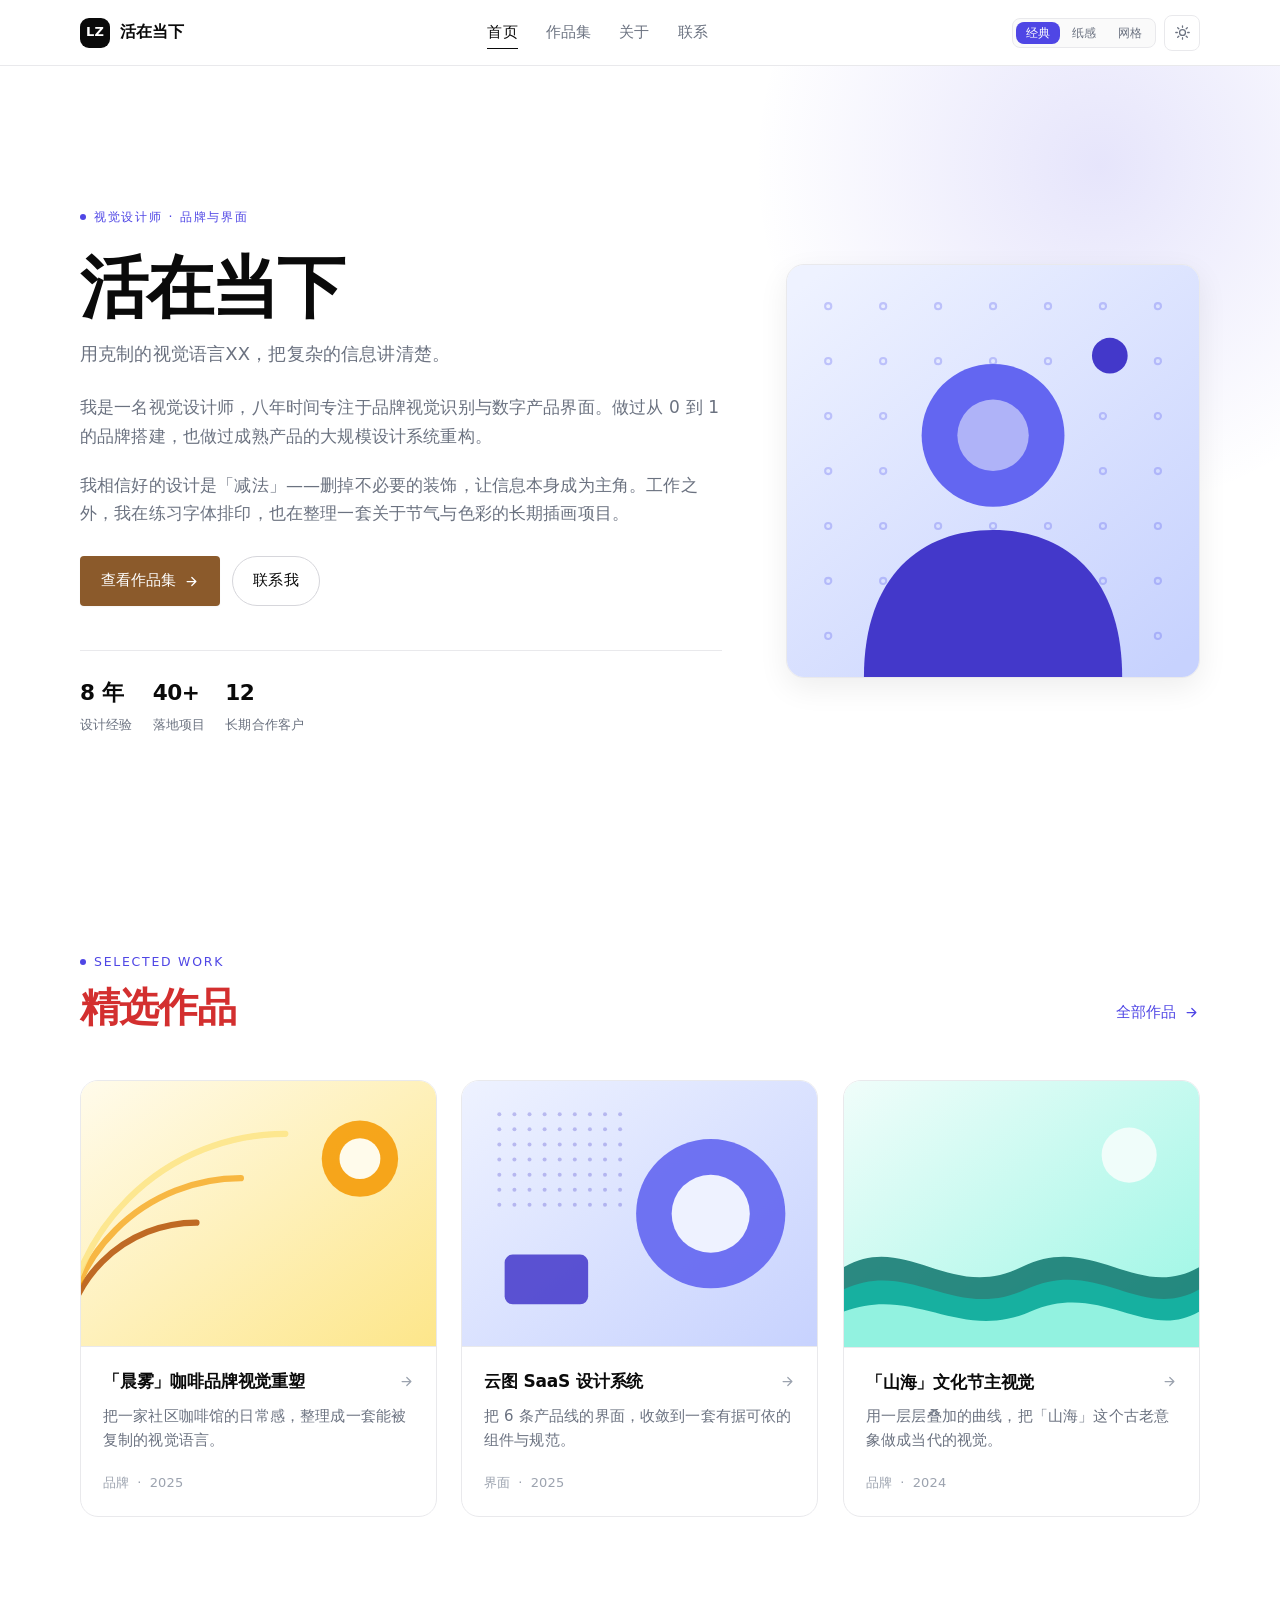
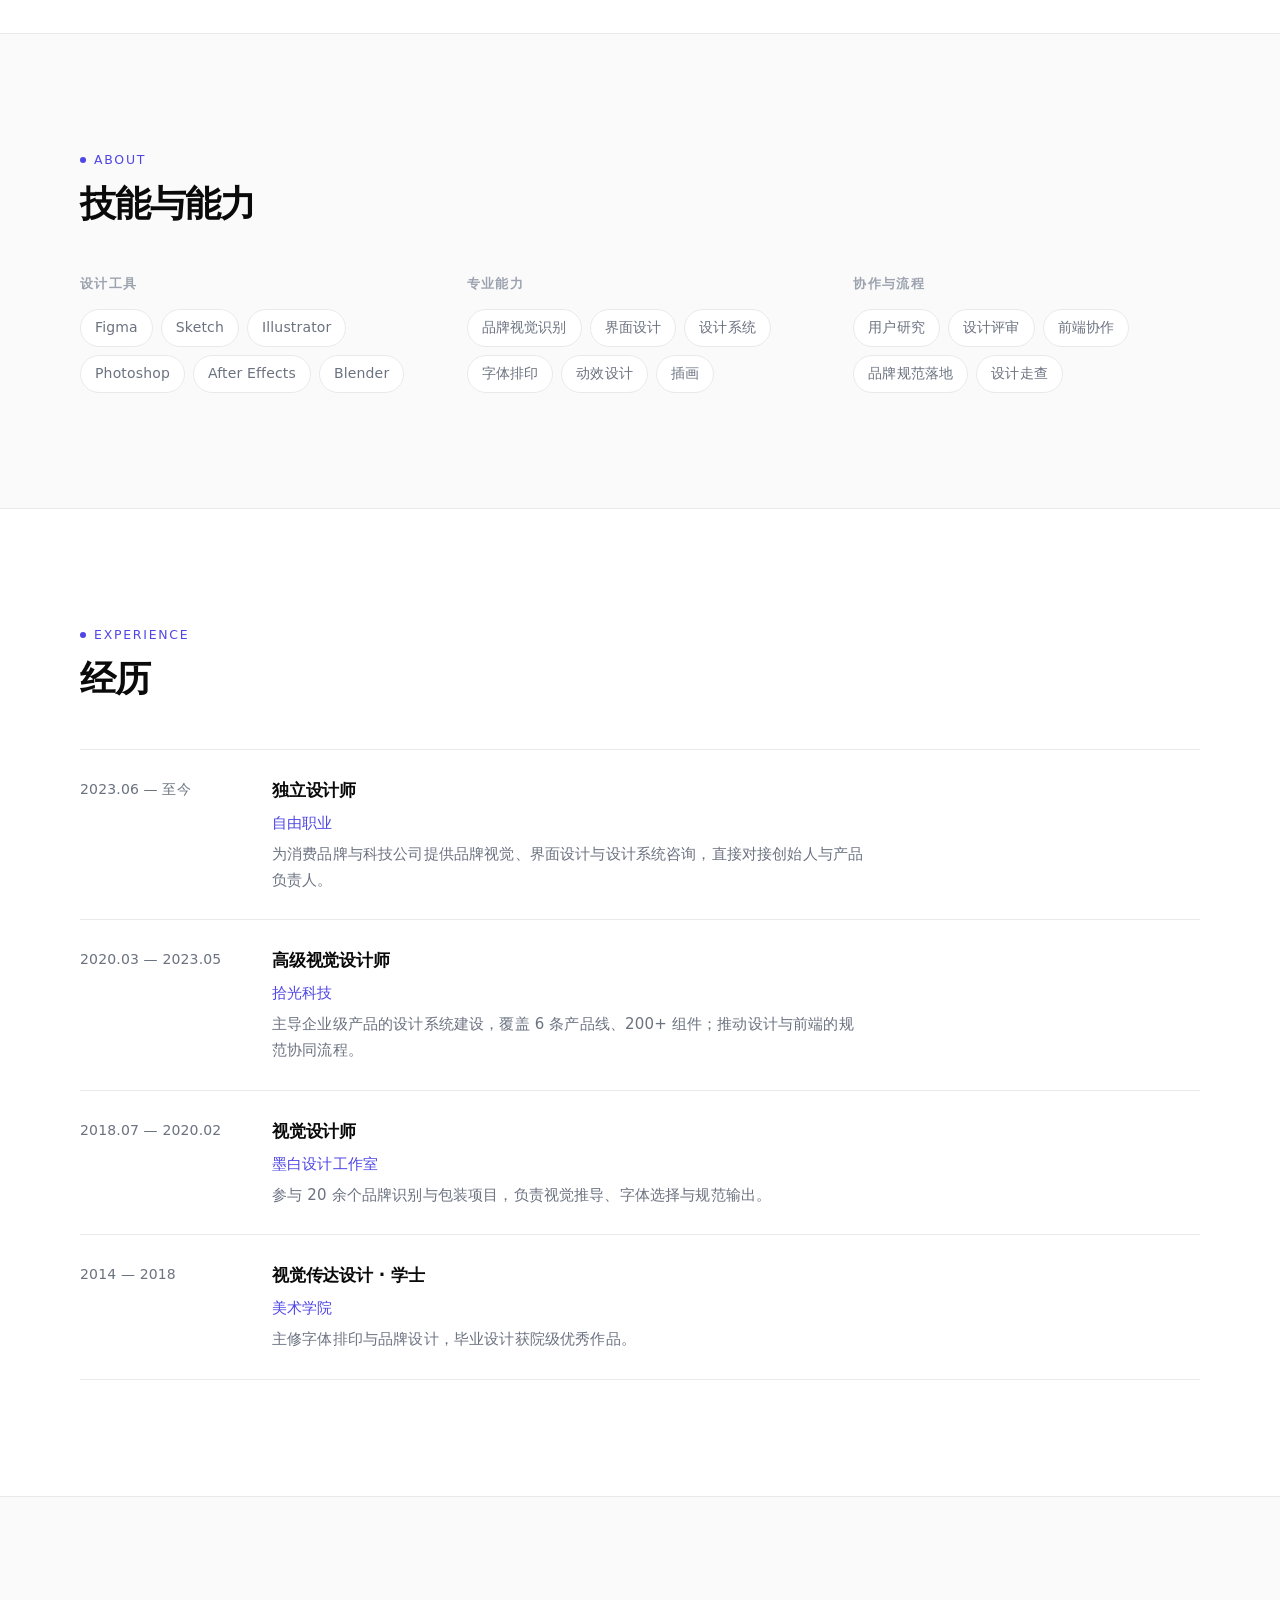
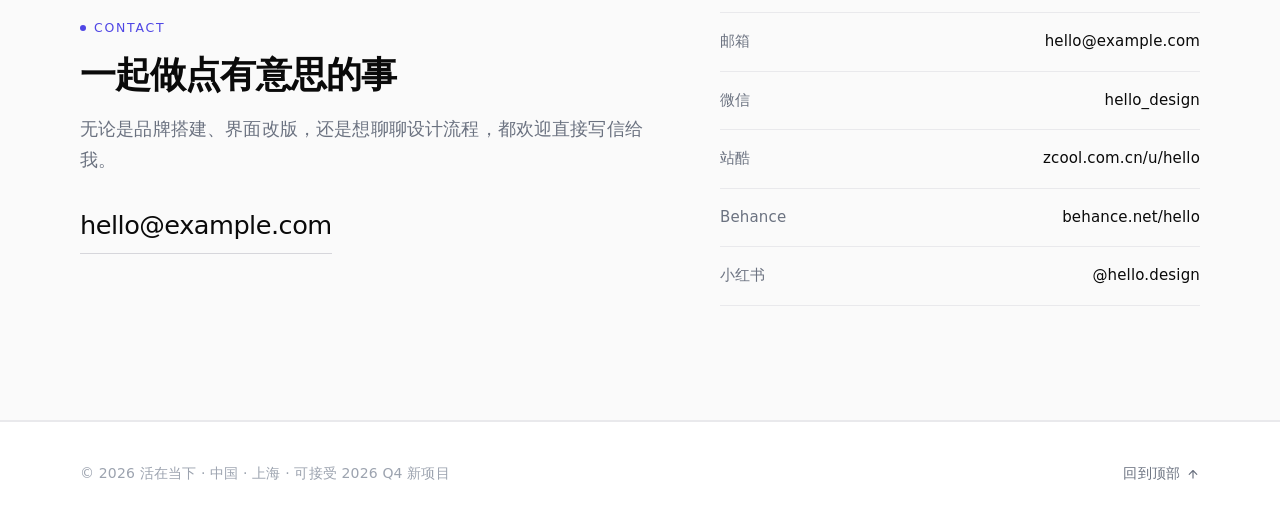
<file: index.html>
<!DOCTYPE html>
<html lang="zh-CN" data-page="home">
<head>
<meta charset="UTF-8">
<meta name="viewport" content="width=device-width, initial-scale=1">
<title>DZY — 视觉设计师 · 品牌与界面</title>
<meta name="description" content="林知远的个人作品集：八年视觉设计经验，专注品牌视觉识别与数字产品界面设计。">
<meta name="theme-color" content="#ffffff">
<script>
  /* 防首屏闪白：在样式加载前决定风格与主题 */
  (function () {
    var root = document.documentElement;
    try {
      var s = localStorage.getItem("style");
      if (s !== "paper" && s !== "grid") s = "classic";
      root.setAttribute("data-style", s);

      var t = localStorage.getItem("theme");
      if (t !== "light" && t !== "dark") {
        t = window.matchMedia("(prefers-color-scheme: dark)").matches ? "dark" : "light";
      }
      root.setAttribute("data-theme", t);
    } catch (e) {
      root.setAttribute("data-style", "classic");
      root.setAttribute("data-theme", "light");
    }
  })();
</script>
<link rel="stylesheet" href="css/style.css">
<script src="https://beacon.cdn.qq.com/sdk/4.5.9/beacon_web.min.js"></script>
<script>
(function(){
  try{
    var beacon=new BeaconAction({
      appkey:'0WEB06U85YBSLJNL',
      versionCode:'1.0.0',
      channelID:'share',
      delay:1000,
      sessionDuration:30*60*1000,
      isOversea:true,
      needReportRqdEvent:false
    });
    beacon.onDirectUserAction('preview_page_view',{
      'url':location.href,
      'referrer':document.referrer,
      'title':document.title,
      'sandbox_id':'9fe0d0391ddb462aa90e1ad911d8eac5'
    });
  }catch(e){}
})();
</script></head>
<body>

<a class="skip-link" href="#main">跳到主要内容</a>

<!-- ============================ 顶部导航 ============================ -->
<header class="site-header">
  <div class="container">
    <a class="brand" href="index.html" aria-label="返回首页">
      <span class="brand__mark" id="brand-initials">LZ</span>
      <span id="brand-name">林知远</span>
    </a>

    <nav class="nav" id="nav-desktop" aria-label="主导航"></nav>

    <div class="header__actions">

      <div class="style-switch" role="group" aria-label="切换网站风格">
        <button class="style-switch__btn" type="button" data-style-btn="classic" aria-pressed="true"
                title="当前风格">经典</button>
        <button class="style-switch__btn" type="button" data-style-btn="paper" aria-pressed="false"
                title="东方人文 · 纸感编辑风">纸感</button>
        <button class="style-switch__btn" type="button" data-style-btn="grid" aria-pressed="false"
                title="暗色先锋 · 网格技术风">网格</button>
      </div>

      <button class="icon-btn theme-toggle" id="theme-toggle" type="button"
              aria-label="切换深浅色主题" title="切换深浅色主题">
        <svg class="icon-sun" viewBox="0 0 24 24" fill="none" stroke="currentColor" stroke-width="1.8"
             stroke-linecap="round" aria-hidden="true">
          <circle cx="12" cy="12" r="4.2"/>
          <path d="M12 2.5v2.2M12 19.3v2.2M2.5 12h2.2M19.3 12h2.2M5.2 5.2l1.6 1.6M17.2 17.2l1.6 1.6M18.8 5.2l-1.6 1.6M6.8 17.2l-1.6 1.6"/>
        </svg>
        <svg class="icon-moon" viewBox="0 0 24 24" fill="none" stroke="currentColor" stroke-width="1.8"
             stroke-linecap="round" stroke-linejoin="round" aria-hidden="true">
          <path d="M20.5 14.4A8.6 8.6 0 1 1 9.6 3.5a7 7 0 0 0 10.9 10.9Z"/>
        </svg>
      </button>

      <button class="icon-btn menu-btn" id="menu-toggle" type="button"
              aria-label="打开菜单" aria-expanded="false" aria-controls="nav-mobile">
        <svg viewBox="0 0 24 24" fill="none" stroke="currentColor" stroke-width="1.8"
             stroke-linecap="round" aria-hidden="true">
          <path d="M4 7h16M4 12h16M4 17h16"/>
        </svg>
      </button>
    </div>
  </div>
</header>

<nav class="mobile-nav" id="nav-mobile" data-open="false" aria-label="移动端导航"></nav>

<main id="main">

  <!-- ============================ 首屏 ============================ -->
  <section class="hero">
    <div class="hero__glow" aria-hidden="true"></div>
    <div class="container">
      <div class="hero__grid">

        <div class="hero__text">
          <span class="eyebrow" id="hero-eyebrow">视觉设计师 · 品牌与界面</span>

          <div class="hero__name">
            <h1 class="display" id="hero-name">林知远</h1>
            <p class="lead" id="hero-tagline"></p>
          </div>

          <div id="hero-intro" class="prose"></div>

          <div class="hero__cta">
            <a class="btn btn--primary" href="work.html">
              查看作品集
              <svg class="arrow" viewBox="0 0 24 24" fill="none" stroke="currentColor" stroke-width="2"
                   stroke-linecap="round" stroke-linejoin="round" aria-hidden="true">
                <path d="M5 12h13M12.5 5.5 19 12l-6.5 6.5"/>
              </svg>
            </a>
            <a class="btn btn--ghost" href="#contact">联系我</a>
          </div>

          <div class="hero__meta" id="hero-stats"></div>
        </div>

        <div class="portrait" id="portrait"></div>

      </div>
    </div>
  </section>

  <!-- ============================ 精选作品 ============================ -->
  <section class="section" aria-labelledby="featured-title">
    <div class="container">
      <div class="section-head reveal">
        <div class="section-head__text">
          <span class="eyebrow">Selected Work</span>
          <h2 class="h2" id="featured-title">精选作品</h2>
        </div>
        <a class="btn btn--text" href="work.html">
          全部作品
          <svg class="arrow" viewBox="0 0 24 24" fill="none" stroke="currentColor" stroke-width="2"
               stroke-linecap="round" stroke-linejoin="round" aria-hidden="true">
            <path d="M5 12h13M12.5 5.5 19 12l-6.5 6.5"/>
          </svg>
        </a>
      </div>

      <div class="grid grid--3" id="featured"></div>
    </div>
  </section>

  <!-- ============================ 关于：技能 ============================ -->
  <section class="section section--subtle" id="about" aria-labelledby="about-title">
    <div class="container">
      <div class="section-head reveal">
        <div class="section-head__text">
          <span class="eyebrow">About</span>
          <h2 class="h2" id="about-title">技能与能力</h2>
        </div>
      </div>

      <div class="skills reveal" id="skills"></div>
    </div>
  </section>

  <!-- ============================ 经历 ============================ -->
  <section class="section" aria-labelledby="exp-title">
    <div class="container">
      <div class="section-head reveal">
        <div class="section-head__text">
          <span class="eyebrow">Experience</span>
          <h2 class="h2" id="exp-title">经历</h2>
        </div>
      </div>

      <div class="timeline" id="experience"></div>
    </div>
  </section>

  <!-- ============================ 联系 ============================ -->
  <section class="section section--subtle" id="contact" aria-labelledby="contact-title">
    <div class="container">
      <div class="contact">
        <div class="reveal">
          <span class="eyebrow">Contact</span>
          <h2 class="h2" style="margin: 14px 0 18px;">一起做点有意思的事</h2>
          <p class="lead" style="margin-bottom: 28px;">
            无论是品牌搭建、界面改版，还是想聊聊设计流程，都欢迎直接写信给我。
          </p>
          <a class="contact__mail" id="contact-mail" href="#"></a>
        </div>

        <div class="contact__list reveal" data-delay="1" id="contact-list"></div>
      </div>
    </div>
  </section>

</main>

<!-- ============================ 页脚 ============================ -->
<footer class="site-footer">
  <div class="container">
    <span id="footer-copy"></span>
    <a class="to-top" href="#main">
      回到顶部
      <svg viewBox="0 0 24 24" fill="none" stroke="currentColor" stroke-width="2"
           stroke-linecap="round" stroke-linejoin="round" aria-hidden="true">
        <path d="M12 19V6M5.5 12.5 12 6l6.5 6.5"/>
      </svg>
    </a>
  </div>
</footer>

<script src="js/data.js"></script>
<script src="js/main.js"></script>
</body>
</html>
</file>
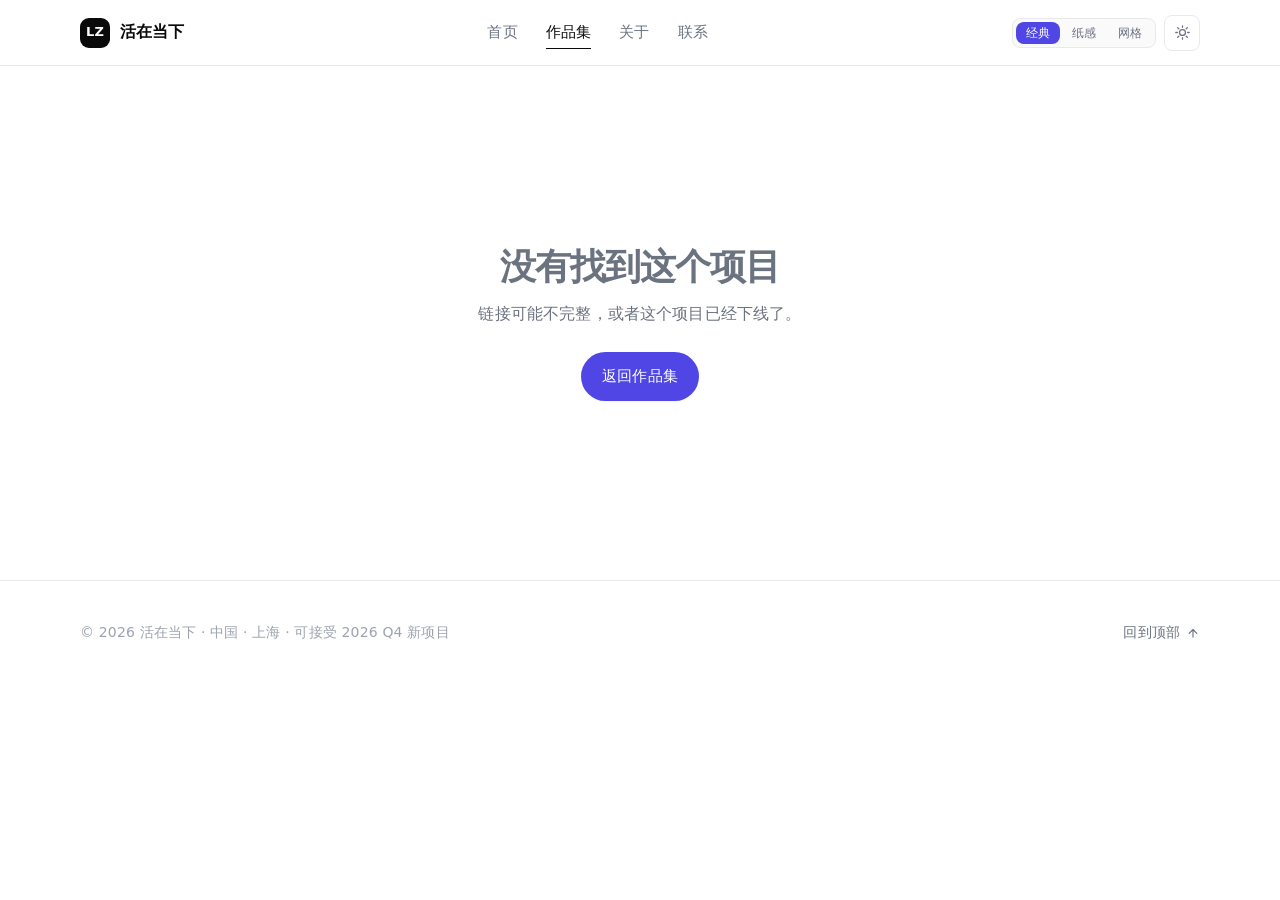
<file: project.html>
<!DOCTYPE html>
<html lang="zh-CN" data-page="project">
<head>
<meta charset="UTF-8">
<meta name="viewport" content="width=device-width, initial-scale=1">
<title>作品详情 — 林知远</title>
<meta name="description" content="项目详情：背景、过程与结果。">
<meta name="theme-color" content="#ffffff">
<script>
  /* 防首屏闪白：在样式加载前决定风格与主题 */
  (function () {
    var root = document.documentElement;
    try {
      var s = localStorage.getItem("style");
      if (s !== "paper" && s !== "grid") s = "classic";
      root.setAttribute("data-style", s);

      var t = localStorage.getItem("theme");
      if (t !== "light" && t !== "dark") {
        t = window.matchMedia("(prefers-color-scheme: dark)").matches ? "dark" : "light";
      }
      root.setAttribute("data-theme", t);
    } catch (e) {
      root.setAttribute("data-style", "classic");
      root.setAttribute("data-theme", "light");
    }
  })();
</script>
<link rel="stylesheet" href="css/style.css">
<script src="https://beacon.cdn.qq.com/sdk/4.5.9/beacon_web.min.js"></script>
<script>
(function(){
  try{
    var beacon=new BeaconAction({
      appkey:'0WEB06U85YBSLJNL',
      versionCode:'1.0.0',
      channelID:'share',
      delay:1000,
      sessionDuration:30*60*1000,
      isOversea:true,
      needReportRqdEvent:false
    });
    beacon.onDirectUserAction('preview_page_view',{
      'url':location.href,
      'referrer':document.referrer,
      'title':document.title,
      'sandbox_id':'9fe0d0391ddb462aa90e1ad911d8eac5'
    });
  }catch(e){}
})();
</script></head>
<body>

<a class="skip-link" href="#main">跳到主要内容</a>

<header class="site-header">
  <div class="container">
    <a class="brand" href="index.html" aria-label="返回首页">
      <span class="brand__mark" id="brand-initials">LZ</span>
      <span id="brand-name">林知远</span>
    </a>

    <nav class="nav" id="nav-desktop" aria-label="主导航"></nav>

    <div class="header__actions">

      <div class="style-switch" role="group" aria-label="切换网站风格">
        <button class="style-switch__btn" type="button" data-style-btn="classic" aria-pressed="true"
                title="当前风格">经典</button>
        <button class="style-switch__btn" type="button" data-style-btn="paper" aria-pressed="false"
                title="东方人文 · 纸感编辑风">纸感</button>
        <button class="style-switch__btn" type="button" data-style-btn="grid" aria-pressed="false"
                title="暗色先锋 · 网格技术风">网格</button>
      </div>

      <button class="icon-btn theme-toggle" id="theme-toggle" type="button"
              aria-label="切换深浅色主题" title="切换深浅色主题">
        <svg class="icon-sun" viewBox="0 0 24 24" fill="none" stroke="currentColor" stroke-width="1.8"
             stroke-linecap="round" aria-hidden="true">
          <circle cx="12" cy="12" r="4.2"/>
          <path d="M12 2.5v2.2M12 19.3v2.2M2.5 12h2.2M19.3 12h2.2M5.2 5.2l1.6 1.6M17.2 17.2l1.6 1.6M18.8 5.2l-1.6 1.6M6.8 17.2l-1.6 1.6"/>
        </svg>
        <svg class="icon-moon" viewBox="0 0 24 24" fill="none" stroke="currentColor" stroke-width="1.8"
             stroke-linecap="round" stroke-linejoin="round" aria-hidden="true">
          <path d="M20.5 14.4A8.6 8.6 0 1 1 9.6 3.5a7 7 0 0 0 10.9 10.9Z"/>
        </svg>
      </button>

      <button class="icon-btn menu-btn" id="menu-toggle" type="button"
              aria-label="打开菜单" aria-expanded="false" aria-controls="nav-mobile">
        <svg viewBox="0 0 24 24" fill="none" stroke="currentColor" stroke-width="1.8"
             stroke-linecap="round" aria-hidden="true">
          <path d="M4 7h16M4 12h16M4 17h16"/>
        </svg>
      </button>
    </div>
  </div>
</header>

<nav class="mobile-nav" id="nav-mobile" data-open="false" aria-label="移动端导航"></nav>

<main id="main">

  <!-- 未找到作品时的兜底 -->
  <section class="section" id="not-found" hidden>
    <div class="container">
      <div class="empty">
        <h1 class="h2" style="margin-bottom: 12px;">没有找到这个项目</h1>
        <p style="margin-bottom: 24px;">链接可能不完整，或者这个项目已经下线了。</p>
        <a class="btn btn--primary" href="work.html">返回作品集</a>
      </div>
    </div>
  </section>

  <!-- 详情内容 -->
  <div id="project-root" hidden>

    <section class="detail-head">
      <div class="container">
        <div class="detail-head__inner">
          <a class="back-link" href="work.html">
            <svg viewBox="0 0 24 24" fill="none" stroke="currentColor" stroke-width="2"
                 stroke-linecap="round" stroke-linejoin="round" aria-hidden="true">
              <path d="M19 12H6M11.5 5.5 5 12l6.5 6.5"/>
            </svg>
            返回作品集
          </a>
          <span class="eyebrow" id="p-category"></span>
          <h1 class="detail-title" id="p-title"></h1>
          <p class="lead" id="p-summary"></p>
        </div>
      </div>
    </section>

    <section class="section" style="padding-top: 0;">
      <div class="container">
        <div class="detail-cover" id="p-cover"></div>
      </div>
    </section>

    <section class="section section--tight">
      <div class="container detail-body">
        <aside class="spec" id="p-spec" aria-label="项目信息"></aside>
        <div>
          <div class="prose" id="p-body"></div>
          <div class="gallery" id="p-gallery"></div>
        </div>
      </div>
    </section>

    <section class="section section--tight">
      <div class="container">
        <div class="pager" id="p-pager"></div>
      </div>
    </section>

  </div>

</main>

<footer class="site-footer">
  <div class="container">
    <span id="footer-copy"></span>
    <a class="to-top" href="#main">
      回到顶部
      <svg viewBox="0 0 24 24" fill="none" stroke="currentColor" stroke-width="2"
           stroke-linecap="round" stroke-linejoin="round" aria-hidden="true">
        <path d="M12 19V6M5.5 12.5 12 6l6.5 6.5"/>
      </svg>
    </a>
  </div>
</footer>

<script src="js/data.js"></script>
<script src="js/main.js"></script>
<script src="js/project.js"></script>
</body>
</html>
</file>
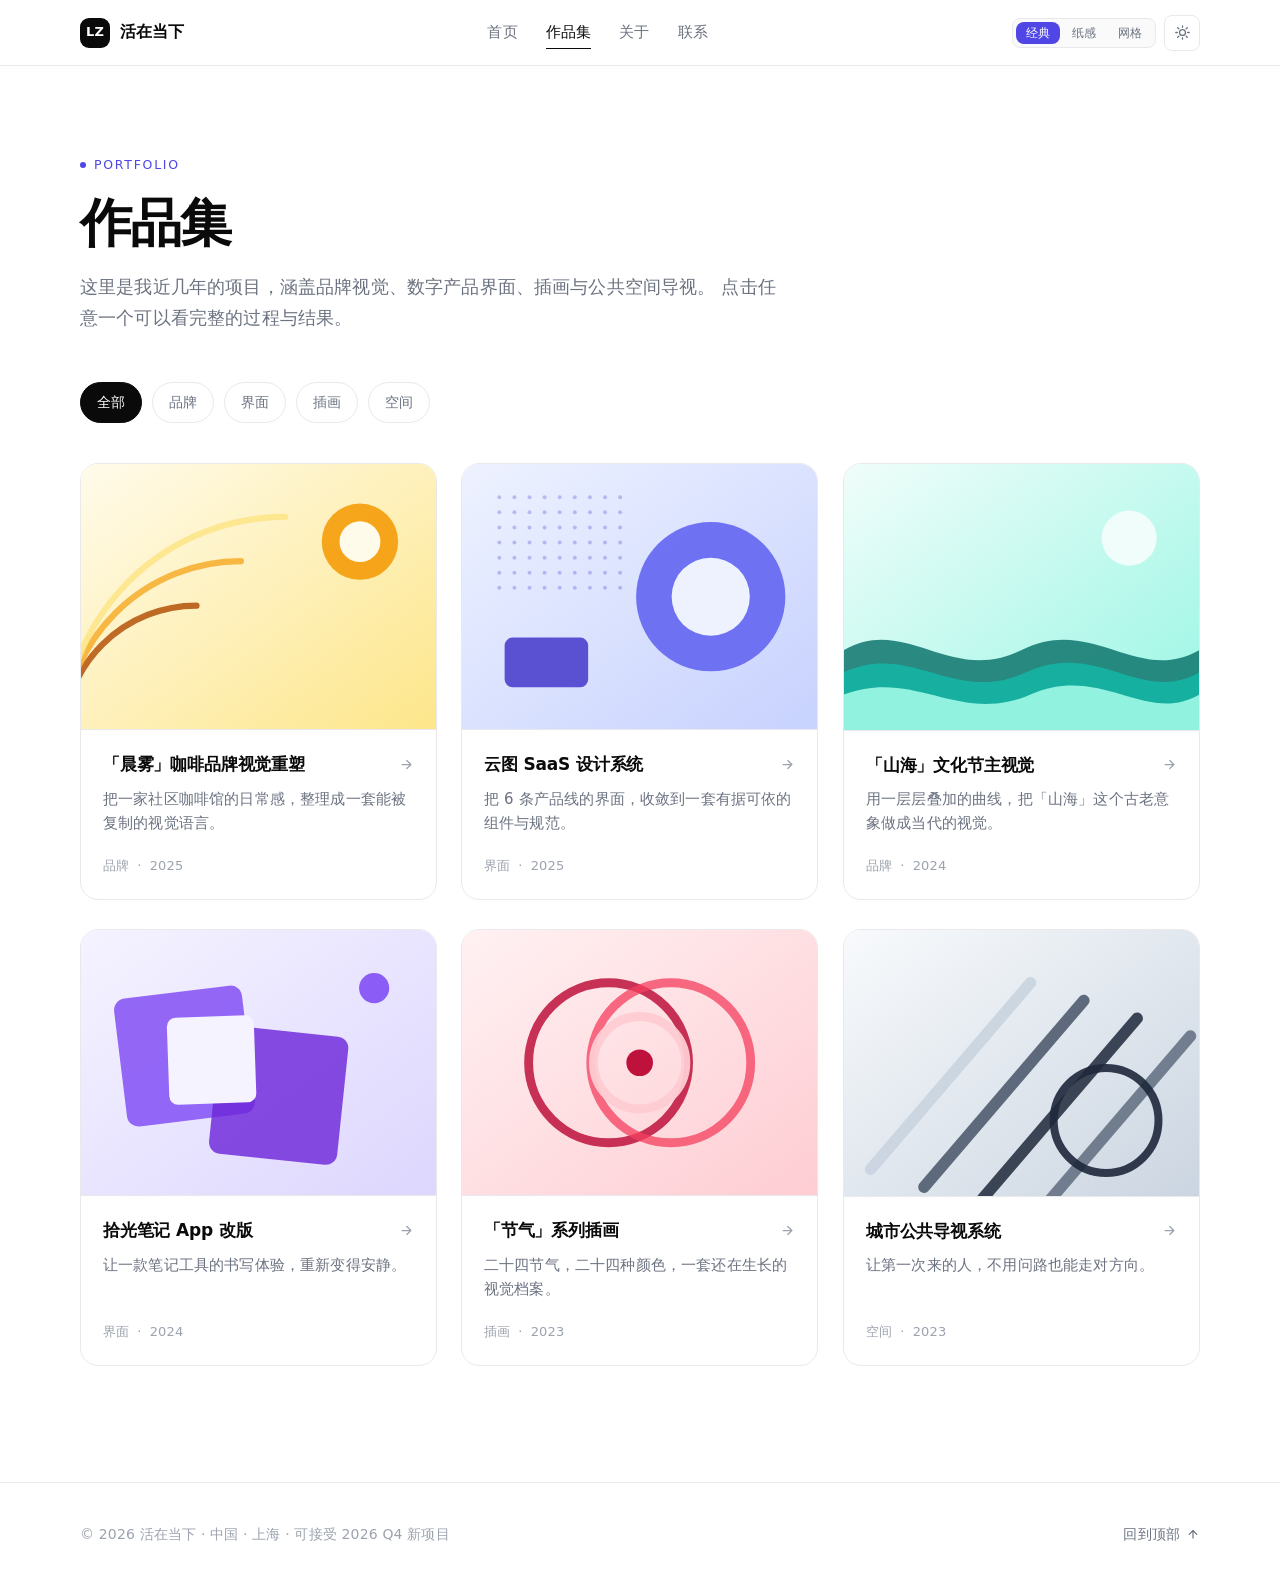
<file: work.html>
<!DOCTYPE html>
<html lang="zh-CN" data-page="work">
<head>
<meta charset="UTF-8">
<meta name="viewport" content="width=device-width, initial-scale=1">
<title>作品集 — 林知远</title>
<meta name="description" content="林知远的作品集：品牌视觉、界面设计、插画与空间导视项目。">
<meta name="theme-color" content="#ffffff">
<script>
  /* 防首屏闪白：在样式加载前决定风格与主题 */
  (function () {
    var root = document.documentElement;
    try {
      var s = localStorage.getItem("style");
      if (s !== "paper" && s !== "grid") s = "classic";
      root.setAttribute("data-style", s);

      var t = localStorage.getItem("theme");
      if (t !== "light" && t !== "dark") {
        t = window.matchMedia("(prefers-color-scheme: dark)").matches ? "dark" : "light";
      }
      root.setAttribute("data-theme", t);
    } catch (e) {
      root.setAttribute("data-style", "classic");
      root.setAttribute("data-theme", "light");
    }
  })();
</script>
<link rel="stylesheet" href="css/style.css">
<script src="https://beacon.cdn.qq.com/sdk/4.5.9/beacon_web.min.js"></script>
<script>
(function(){
  try{
    var beacon=new BeaconAction({
      appkey:'0WEB06U85YBSLJNL',
      versionCode:'1.0.0',
      channelID:'share',
      delay:1000,
      sessionDuration:30*60*1000,
      isOversea:true,
      needReportRqdEvent:false
    });
    beacon.onDirectUserAction('preview_page_view',{
      'url':location.href,
      'referrer':document.referrer,
      'title':document.title,
      'sandbox_id':'9fe0d0391ddb462aa90e1ad911d8eac5'
    });
  }catch(e){}
})();
</script></head>
<body>

<a class="skip-link" href="#main">跳到主要内容</a>

<header class="site-header">
  <div class="container">
    <a class="brand" href="index.html" aria-label="返回首页">
      <span class="brand__mark" id="brand-initials">LZ</span>
      <span id="brand-name">林知远</span>
    </a>

    <nav class="nav" id="nav-desktop" aria-label="主导航"></nav>

    <div class="header__actions">

      <div class="style-switch" role="group" aria-label="切换网站风格">
        <button class="style-switch__btn" type="button" data-style-btn="classic" aria-pressed="true"
                title="当前风格">经典</button>
        <button class="style-switch__btn" type="button" data-style-btn="paper" aria-pressed="false"
                title="东方人文 · 纸感编辑风">纸感</button>
        <button class="style-switch__btn" type="button" data-style-btn="grid" aria-pressed="false"
                title="暗色先锋 · 网格技术风">网格</button>
      </div>

      <button class="icon-btn theme-toggle" id="theme-toggle" type="button"
              aria-label="切换深浅色主题" title="切换深浅色主题">
        <svg class="icon-sun" viewBox="0 0 24 24" fill="none" stroke="currentColor" stroke-width="1.8"
             stroke-linecap="round" aria-hidden="true">
          <circle cx="12" cy="12" r="4.2"/>
          <path d="M12 2.5v2.2M12 19.3v2.2M2.5 12h2.2M19.3 12h2.2M5.2 5.2l1.6 1.6M17.2 17.2l1.6 1.6M18.8 5.2l-1.6 1.6M6.8 17.2l-1.6 1.6"/>
        </svg>
        <svg class="icon-moon" viewBox="0 0 24 24" fill="none" stroke="currentColor" stroke-width="1.8"
             stroke-linecap="round" stroke-linejoin="round" aria-hidden="true">
          <path d="M20.5 14.4A8.6 8.6 0 1 1 9.6 3.5a7 7 0 0 0 10.9 10.9Z"/>
        </svg>
      </button>

      <button class="icon-btn menu-btn" id="menu-toggle" type="button"
              aria-label="打开菜单" aria-expanded="false" aria-controls="nav-mobile">
        <svg viewBox="0 0 24 24" fill="none" stroke="currentColor" stroke-width="1.8"
             stroke-linecap="round" aria-hidden="true">
          <path d="M4 7h16M4 12h16M4 17h16"/>
        </svg>
      </button>
    </div>
  </div>
</header>

<nav class="mobile-nav" id="nav-mobile" data-open="false" aria-label="移动端导航"></nav>

<main id="main">

  <section class="detail-head">
    <div class="container">
      <div class="detail-head__inner">
        <span class="eyebrow">Portfolio</span>
        <h1 class="detail-title">作品集</h1>
        <p class="lead">
          这里是我近几年的项目，涵盖品牌视觉、数字产品界面、插画与公共空间导视。
          点击任意一个可以看完整的过程与结果。
        </p>
      </div>
    </div>
  </section>

  <section class="section" style="padding-top: 0;">
    <div class="container">
      <div class="filters" id="filters" role="group" aria-label="按分类筛选作品"></div>
      <div class="work-grid" id="work-grid"></div>
      <p class="empty" id="work-empty" hidden>该分类下暂时还没有作品。</p>
    </div>
  </section>

</main>

<footer class="site-footer">
  <div class="container">
    <span id="footer-copy"></span>
    <a class="to-top" href="#main">
      回到顶部
      <svg viewBox="0 0 24 24" fill="none" stroke="currentColor" stroke-width="2"
           stroke-linecap="round" stroke-linejoin="round" aria-hidden="true">
        <path d="M12 19V6M5.5 12.5 12 6l6.5 6.5"/>
      </svg>
    </a>
  </div>
</footer>

<script src="js/data.js"></script>
<script src="js/main.js"></script>
</body>
</html>
</file>
<file: css/style.css>
/* ==========================================================================
   style.css — 极简现代个人站
   1) 设计令牌  2) 基础重置  3) 排版  4) 布局  5) 组件  6) 页面区块  7) 响应式
   ========================================================================== */

/* --------------------------------------------------------------------------
   1. 设计令牌
   -------------------------------------------------------------------------- */
:root {
  /* 颜色 — 浅色 */
  --bg: #ffffff;
  --bg-subtle: #fafafa;
  --bg-elev: #ffffff;
  --fg: #0a0a0a;
  --fg-muted: #6b7280;
  --fg-faint: #9ca3af;
  --line: #e9e9ec;
  --line-strong: #d6d6db;
  --accent: #4f46e5;
  --accent-hover: #4338ca;
  --accent-soft: rgba(79, 70, 229, 0.08);
  --accent-fg: #ffffff;
  --header-bg: rgba(255, 255, 255, 0.78);
  --shadow-sm: 0 1px 2px rgba(10, 10, 10, 0.04);
  --shadow-md: 0 10px 30px rgba(10, 10, 10, 0.07);
  --shadow-lg: 0 24px 60px rgba(10, 10, 10, 0.12);
  --glow: radial-gradient(circle at 50% 50%, rgba(79, 70, 229, 0.14), transparent 68%);

  /* 尺寸 */
  --container: 1120px;
  --gutter: 24px;
  --header-h: 66px;
  --radius-sm: 8px;
  --radius: 12px;
  --radius-lg: 18px;
  --radius-full: 999px;

  /* 字体 */
  --font-sans: system-ui, -apple-system, "Inter", "Segoe UI", "PingFang SC",
    "Hiragino Sans GB", "Microsoft YaHei", "Noto Sans SC", sans-serif;
  --font-mono: ui-monospace, SFMono-Regular, "SF Mono", Menlo, Consolas, monospace;
  --font-display: var(--font-sans);
  --font-title: KaiTi, "楷体", STKaiti, "Kaiti SC", "KaiTi_GB2312", serif;

  /* 强调元素（精选标题 / 首屏主按钮）— 随风格切换 */
  --title-accent: #d32f2f;
  --cta-bg: #8b5a2b;
  --cta-bg-hover: #734a23;
  --cta-fg: #ffffff;
  --cta-radius: 4px;

  /* 封面调色板（经典风格不覆盖，data.js 里走 fallback 原色） */

  /* 动效 */
  --ease: cubic-bezier(0.22, 0.68, 0.24, 1);
  --dur: 0.28s;

  color-scheme: light;
}

[data-theme="dark"] {
  --bg: #0b0b0c;
  --bg-subtle: #101012;
  --bg-elev: #151517;
  --fg: #f4f4f5;
  --fg-muted: #a1a1aa;
  --fg-faint: #71717a;
  --line: #26262a;
  --line-strong: #3a3a40;
  --accent: #818cf8;
  --accent-hover: #a5b4fc;
  --accent-soft: rgba(129, 140, 248, 0.13);
  --accent-fg: #0b0b0c;
  --header-bg: rgba(11, 11, 12, 0.74);
  --shadow-sm: 0 1px 2px rgba(0, 0, 0, 0.5);
  --shadow-md: 0 10px 30px rgba(0, 0, 0, 0.5);
  --shadow-lg: 0 24px 60px rgba(0, 0, 0, 0.62);
  --glow: radial-gradient(circle at 50% 50%, rgba(129, 140, 248, 0.16), transparent 68%);
  --title-accent: #ef5350;

  color-scheme: dark;
}

/* --------------------------------------------------------------------------
   1b. 风格 B —— 东方人文 · 纸感编辑风
   -------------------------------------------------------------------------- */
:root[data-style="paper"] {
  --bg: #f7f4ed;
  --bg-subtle: #efeae0;
  --bg-elev: #fbf9f4;
  --fg: #1c1a17;
  --fg-muted: #6b6157;
  --fg-faint: #9a9084;
  --line: #dcd4c6;
  --line-strong: #c6bba8;
  --accent: #a8322d;
  --accent-hover: #8e2823;
  --accent-soft: rgba(168, 50, 45, 0.08);
  --accent-fg: #f7f4ed;
  --header-bg: rgba(247, 244, 237, 0.85);
  --shadow-sm: none;
  --shadow-md: none;
  --shadow-lg: none;
  --glow: radial-gradient(circle at 50% 50%, rgba(168, 50, 45, 0.06), transparent 68%);

  --radius-sm: 0px;
  --radius: 0px;
  --radius-lg: 0px;
  --radius-full: 0px;

  --font-display: "Songti SC", "SimSun", "Noto Serif SC", "Source Han Serif SC", serif;
  --font-title: KaiTi, "楷体", STKaiti, "Kaiti SC", "KaiTi_GB2312", serif;

  --title-accent: #a8322d;
  --cta-bg: #a8322d;
  --cta-bg-hover: #8e2823;
  --cta-fg: #f7f4ed;
  --cta-radius: 0px;

  /* 封面调色板 —— 低饱和暖色，与纸感底子同一调性 */
  --cv-indigo-deep: #3a4358; --cv-indigo-mid: #66708a;
  --cv-indigo-soft: #c3c6cf; --cv-indigo-tint: #eae7df;
  --cv-amber-deep: #6f4a1a; --cv-amber-mid: #a9762f;
  --cv-amber-soft: #e0c79b; --cv-amber-tint: #f3ecdd;
  --cv-teal-deep: #2c4f47; --cv-teal-mid: #4f7d72;
  --cv-teal-soft: #b6c9c1; --cv-teal-tint: #e4eae4;
  --cv-rose-deep: #6b3634; --cv-rose-mid: #9c5a58;
  --cv-rose-soft: #d9b6b1; --cv-rose-tint: #f2e6e3;
  --cv-violet-deep: #4a3a4c; --cv-violet-mid: #775f78;
  --cv-violet-soft: #c9bcc4; --cv-violet-tint: #ece7e6;
  --cv-slate-deep: #3d3a34; --cv-slate-mid: #6d675d;
  --cv-slate-soft: #c4bfb5; --cv-slate-tint: #e9e6df;

  --dur: 0.6s;

  color-scheme: light;
}

/* --------------------------------------------------------------------------
   1c. 风格 C —— 暗色先锋 · 网格技术风
   -------------------------------------------------------------------------- */
:root[data-style="grid"] {
  --bg: #0a0a0b;
  --bg-subtle: #101014;
  --bg-elev: #121216;
  --fg: #f2f2f5;
  --fg-muted: #8a8a96;
  --fg-faint: #63636e;
  --line: #23232b;
  --line-strong: #33333d;
  --accent: #4ade80;
  --accent-hover: #38c46a;
  --accent-soft: rgba(74, 222, 128, 0.12);
  --accent-fg: #0a0a0b;
  --header-bg: rgba(10, 10, 11, 0.78);
  --shadow-sm: none;
  --shadow-md: none;
  --shadow-lg: none;
  --glow: radial-gradient(circle at 50% 50%, rgba(74, 222, 128, 0.15), transparent 68%);

  --radius-sm: 6px;
  --radius: 6px;
  --radius-lg: 8px;
  --radius-full: 6px;

  --font-display: var(--font-sans);
  --font-title: var(--font-sans);

  --title-accent: #4ade80;
  --cta-bg: #4ade80;
  --cta-bg-hover: #38c46a;
  --cta-fg: #0a0a0b;
  --cta-radius: 6px;

  /* 封面调色板 —— 暗底 + 高亮几何，配近黑背景 */
  --cv-indigo-deep: #a5b4fc; --cv-indigo-mid: #6366f1;
  --cv-indigo-soft: #23233a; --cv-indigo-tint: #14141f;
  --cv-amber-deep: #fbbf24; --cv-amber-mid: #d97706;
  --cv-amber-soft: #2e2718; --cv-amber-tint: #1a1610;
  --cv-teal-deep: #5eead4; --cv-teal-mid: #14b8a6;
  --cv-teal-soft: #1c2e2a; --cv-teal-tint: #0f1a18;
  --cv-rose-deep: #fda4af; --cv-rose-mid: #f43f5e;
  --cv-rose-soft: #33191f; --cv-rose-tint: #1c1114;
  --cv-violet-deep: #c4b5fd; --cv-violet-mid: #8b5cf6;
  --cv-violet-soft: #291f38; --cv-violet-tint: #17131f;
  --cv-slate-deep: #94a3b8; --cv-slate-mid: #64748b;
  --cv-slate-soft: #22262e; --cv-slate-tint: #12141a;

  --dur: 0.2s;

  color-scheme: dark;
}

/* --------------------------------------------------------------------------
   2. 基础重置
   -------------------------------------------------------------------------- */
*,
*::before,
*::after {
  box-sizing: border-box;
}

html {
  -webkit-text-size-adjust: 100%;
  scroll-behavior: smooth;
  scroll-padding-top: calc(var(--header-h) + 16px);
}

body {
  margin: 0;
  background: var(--bg);
  color: var(--fg);
  font-family: var(--font-sans);
  font-size: 16px;
  line-height: 1.7;
  letter-spacing: 0.01em;
  -webkit-font-smoothing: antialiased;
  -moz-osx-font-smoothing: grayscale;
  transition: background-color var(--dur) var(--ease), color var(--dur) var(--ease);
}

img,
svg {
  display: block;
  max-width: 100%;
}

a {
  color: inherit;
  text-decoration: none;
}

button {
  font: inherit;
  color: inherit;
  background: none;
  border: 0;
  cursor: pointer;
}

ul,
ol {
  margin: 0;
  padding: 0;
  list-style: none;
}

h1,
h2,
h3,
h4,
p {
  margin: 0;
}

:focus-visible {
  outline: 2px solid var(--accent);
  outline-offset: 3px;
  border-radius: 4px;
}

::selection {
  background: var(--accent-soft);
  color: var(--fg);
}

/* 跳到主内容 */
.skip-link {
  position: absolute;
  left: 16px;
  top: -60px;
  z-index: 100;
  padding: 10px 16px;
  background: var(--fg);
  color: var(--bg);
  border-radius: var(--radius-sm);
  font-size: 0.875rem;
  transition: top 0.2s var(--ease);
}
.skip-link:focus {
  top: 16px;
}

/* --------------------------------------------------------------------------
   3. 排版
   -------------------------------------------------------------------------- */
.display {
  font-family: var(--font-display);
  font-size: clamp(2.4rem, 6.2vw, 4.25rem);
  line-height: 1.08;
  letter-spacing: -0.035em;
  font-weight: 600;
}

.h2 {
  font-family: var(--font-display);
  font-size: clamp(1.6rem, 3.4vw, 2.25rem);
  line-height: 1.2;
  letter-spacing: -0.025em;
  font-weight: 600;
}

/* 首页「精选作品」标题：字体 / 颜色随风格与主题变化（只作用于这一处） */
#featured-title {
  font-family: var(--font-title);
  color: var(--title-accent);
  font-size: clamp(1.8rem, 3.8vw, 2.5rem);
}

.h3 {
  font-family: var(--font-display);
  font-size: clamp(1.1rem, 2vw, 1.3rem);
  line-height: 1.35;
  letter-spacing: -0.015em;
  font-weight: 600;
}

.eyebrow {
  display: inline-flex;
  align-items: center;
  gap: 8px;
  font-size: 0.78rem;
  font-weight: 500;
  letter-spacing: 0.14em;
  text-transform: uppercase;
  color: var(--accent);
}

.eyebrow::before {
  content: "";
  width: 6px;
  height: 6px;
  border-radius: 50%;
  background: var(--accent);
}

.lead {
  font-size: clamp(1rem, 1.6vw, 1.125rem);
  color: var(--fg-muted);
  max-width: 62ch;
}

.muted {
  color: var(--fg-muted);
}

.faint {
  color: var(--fg-faint);
}

.prose p + p {
  margin-top: 1.15em;
}

.prose {
  color: var(--fg-muted);
  font-size: 1.0625rem;
  max-width: 68ch;
}

.prose strong {
  color: var(--fg);
  font-weight: 600;
}

/* --------------------------------------------------------------------------
   4. 布局
   -------------------------------------------------------------------------- */
.container {
  width: min(100% - var(--gutter) * 2, var(--container));
  margin-inline: auto;
}

.section {
  padding-block: clamp(64px, 9vw, 120px);
}

.section--tight {
  padding-block: clamp(48px, 6vw, 80px);
}

.section--subtle {
  background: var(--bg-subtle);
  border-block: 1px solid var(--line);
}

.section-head {
  display: flex;
  align-items: flex-end;
  justify-content: space-between;
  gap: 24px;
  flex-wrap: wrap;
  margin-bottom: clamp(32px, 4vw, 48px);
}

.section-head__text {
  display: flex;
  flex-direction: column;
  gap: 12px;
}

.rule {
  height: 1px;
  background: var(--line);
  border: 0;
  margin: 0;
}

/* --------------------------------------------------------------------------
   5. 组件
   -------------------------------------------------------------------------- */

/* --- 按钮 --- */
.btn {
  display: inline-flex;
  align-items: center;
  gap: 8px;
  padding: 11px 20px;
  border-radius: var(--radius-full);
  font-size: 0.9375rem;
  font-weight: 500;
  letter-spacing: 0.005em;
  border: 1px solid transparent;
  transition: background-color var(--dur) var(--ease), color var(--dur) var(--ease),
    border-color var(--dur) var(--ease), transform var(--dur) var(--ease),
    box-shadow var(--dur) var(--ease);
  white-space: nowrap;
}

.btn:hover {
  transform: translateY(-1px);
}

.btn:active {
  transform: translateY(0);
}

.btn--primary {
  background: var(--accent);
  color: var(--accent-fg);
  box-shadow: var(--shadow-sm);
}
.btn--primary:hover {
  background: var(--accent-hover);
  box-shadow: var(--shadow-md);
}

/* 首屏「查看作品集」按钮：颜色与圆角随风格切换（只作用于首屏这一处，
   不影响 project.html 的「返回作品集」） */
.hero__cta .btn--primary {
  background: var(--cta-bg);
  color: var(--cta-fg);
  border-radius: var(--cta-radius);
}
.hero__cta .btn--primary:hover {
  background: var(--cta-bg-hover);
}

.btn--ghost {
  border-color: var(--line-strong);
  color: var(--fg);
}
.btn--ghost:hover {
  border-color: var(--fg);
  background: var(--bg-subtle);
}

.btn--text {
  padding: 6px 0;
  color: var(--accent);
  font-weight: 500;
}
.btn--text:hover {
  transform: none;
  gap: 12px;
}

.btn--sm {
  padding: 8px 14px;
  font-size: 0.875rem;
}

/* --- 箭头图标 --- */
.arrow {
  width: 15px;
  height: 15px;
  flex: none;
  transition: transform var(--dur) var(--ease);
}
.btn:hover .arrow,
.card:hover .arrow {
  transform: translateX(3px);
}

/* --- 标签 / 徽章 --- */
.tag {
  display: inline-flex;
  align-items: center;
  padding: 6px 14px;
  border-radius: var(--radius-full);
  border: 1px solid var(--line);
  background: var(--bg-elev);
  color: var(--fg-muted);
  font-size: 0.875rem;
  transition: border-color var(--dur) var(--ease), color var(--dur) var(--ease),
    background-color var(--dur) var(--ease);
}

.tag:hover {
  border-color: var(--accent);
  color: var(--accent);
  background: var(--accent-soft);
}

.filters {
  display: flex;
  flex-wrap: wrap;
  gap: 10px;
  margin-bottom: clamp(28px, 3.5vw, 40px);
}

.chip {
  padding: 8px 16px;
  border-radius: var(--radius-full);
  border: 1px solid var(--line);
  color: var(--fg-muted);
  font-size: 0.875rem;
  font-weight: 500;
  transition: all var(--dur) var(--ease);
}

.chip:hover {
  border-color: var(--line-strong);
  color: var(--fg);
}

.chip[aria-pressed="true"] {
  background: var(--fg);
  border-color: var(--fg);
  color: var(--bg);
}

/* --- 分隔点 --- */
.dot-sep {
  color: var(--fg-faint);
}

/* --------------------------------------------------------------------------
   6. 页面区块
   -------------------------------------------------------------------------- */

/* --- 页头导航 --- */
.site-header {
  position: sticky;
  top: 0;
  z-index: 50;
  height: var(--header-h);
  display: flex;
  align-items: center;
  background: var(--header-bg);
  backdrop-filter: saturate(180%) blur(14px);
  -webkit-backdrop-filter: saturate(180%) blur(14px);
  border-bottom: 1px solid var(--line);
}

.site-header .container {
  display: flex;
  align-items: center;
  justify-content: space-between;
  gap: 16px;
}

.brand {
  display: inline-flex;
  align-items: center;
  gap: 10px;
  font-weight: 600;
  font-size: 0.9875rem;
  letter-spacing: -0.01em;
}

.brand__mark {
  width: 30px;
  height: 30px;
  border-radius: 9px;
  background: var(--fg);
  color: var(--bg);
  display: grid;
  place-items: center;
  font-size: 0.8125rem;
  font-weight: 700;
  letter-spacing: 0.02em;
  flex: none;
}

.nav {
  display: flex;
  align-items: center;
  gap: 28px;
}

.nav__link {
  position: relative;
  font-size: 0.9375rem;
  color: var(--fg-muted);
  transition: color var(--dur) var(--ease);
  padding-block: 4px;
}

.nav__link::after {
  content: "";
  position: absolute;
  left: 0;
  bottom: 0;
  height: 1px;
  width: 100%;
  background: currentColor;
  transform: scaleX(0);
  transform-origin: left;
  transition: transform var(--dur) var(--ease);
}

.nav__link:hover {
  color: var(--fg);
}
.nav__link:hover::after {
  transform: scaleX(1);
}

.nav__link[aria-current="page"] {
  color: var(--fg);
  font-weight: 500;
}
.nav__link[aria-current="page"]::after {
  transform: scaleX(1);
}

.header__actions {
  display: flex;
  align-items: center;
  gap: 8px;
}

.icon-btn {
  width: 36px;
  height: 36px;
  display: grid;
  place-items: center;
  border-radius: var(--radius-sm);
  border: 1px solid var(--line);
  color: var(--fg-muted);
  transition: all var(--dur) var(--ease);
}

.icon-btn:hover {
  color: var(--fg);
  border-color: var(--line-strong);
  background: var(--bg-subtle);
}

.icon-btn svg {
  width: 17px;
  height: 17px;
}

/* 主题图标显隐 */
.theme-toggle .icon-moon {
  display: none;
}
[data-theme="dark"] .theme-toggle .icon-sun {
  display: none;
}
[data-theme="dark"] .theme-toggle .icon-moon {
  display: block;
}

/* 移动端菜单按钮 */
.menu-btn {
  display: none;
}

/* 移动端抽屉 */
.mobile-nav {
  position: fixed;
  inset: var(--header-h) 0 auto 0;
  z-index: 49;
  background: var(--bg);
  border-bottom: 1px solid var(--line);
  padding: 12px var(--gutter) 24px;
  display: flex;
  flex-direction: column;
  gap: 4px;
  transform: translateY(-12px);
  opacity: 0;
  pointer-events: none;
  transition: opacity var(--dur) var(--ease), transform var(--dur) var(--ease);
}

.mobile-nav[data-open="true"] {
  opacity: 1;
  transform: none;
  pointer-events: auto;
}

.mobile-nav a {
  padding: 12px 0;
  border-bottom: 1px solid var(--line);
  font-size: 1rem;
  color: var(--fg-muted);
}

.mobile-nav a:last-child {
  border-bottom: 0;
}

.mobile-nav a[aria-current="page"] {
  color: var(--accent);
  font-weight: 500;
}

/* --- Hero --- */
.hero {
  position: relative;
  padding-block: clamp(72px, 11vw, 140px) clamp(56px, 8vw, 100px);
  overflow: hidden;
}

.hero__glow {
  position: absolute;
  width: 720px;
  height: 720px;
  right: -180px;
  top: -260px;
  background: var(--glow);
  pointer-events: none;
  z-index: 0;
}

.hero .container {
  position: relative;
  z-index: 1;
}

.hero__grid {
  display: grid;
  grid-template-columns: minmax(0, 1.55fr) minmax(0, 1fr);
  gap: clamp(32px, 5vw, 72px);
  align-items: center;
}

.hero__text {
  display: flex;
  flex-direction: column;
  gap: 24px;
  align-items: flex-start;
}

.hero__name {
  display: flex;
  flex-direction: column;
  gap: 14px;
}

.hero__cta {
  display: flex;
  gap: 12px;
  flex-wrap: wrap;
  margin-top: 4px;
}

.hero__meta {
  display: flex;
  gap: 20px;
  flex-wrap: wrap;
  margin-top: 20px;
  padding-top: 24px;
  border-top: 1px solid var(--line);
  width: 100%;
}

.hero__stat {
  display: flex;
  flex-direction: column;
  gap: 2px;
}

.hero__stat strong {
  font-size: 1.35rem;
  font-weight: 600;
  letter-spacing: -0.02em;
}

.hero__stat span {
  font-size: 0.8125rem;
  color: var(--fg-muted);
}

/* 头像 */
.portrait {
  position: relative;
  aspect-ratio: 1 / 1;
  border-radius: var(--radius-lg);
  overflow: hidden;
  border: 1px solid var(--line);
  background: var(--bg-subtle);
  box-shadow: var(--shadow-md);
}

.portrait svg {
  width: 100%;
  height: 100%;
}

/* --- 卡片 / 作品网格 --- */
.grid {
  display: grid;
  gap: 24px;
}

.grid--3 {
  grid-template-columns: repeat(3, minmax(0, 1fr));
}

.grid--2 {
  grid-template-columns: repeat(2, minmax(0, 1fr));
}

.work-grid {
  display: grid;
  grid-template-columns: repeat(auto-fill, minmax(300px, 1fr));
  gap: 28px 24px;
}

.card {
  display: flex;
  flex-direction: column;
  border: 1px solid var(--line);
  border-radius: var(--radius-lg);
  overflow: hidden;
  background: var(--bg-elev);
  transition: transform var(--dur) var(--ease), box-shadow var(--dur) var(--ease),
    border-color var(--dur) var(--ease);
}

.card:hover {
  transform: translateY(-4px);
  box-shadow: var(--shadow-lg);
  border-color: var(--line-strong);
}

.card__cover {
  aspect-ratio: 4 / 3;
  overflow: hidden;
  background: var(--bg-subtle);
  border-bottom: 1px solid var(--line);
}

.card__cover svg {
  width: 100%;
  height: 100%;
  transition: transform 0.6s var(--ease);
}

.card:hover .card__cover svg {
  transform: scale(1.035);
}

.card__body {
  padding: 20px 22px 22px;
  display: flex;
  flex-direction: column;
  gap: 8px;
  flex: 1;
}

.card__title {
  display: flex;
  align-items: center;
  justify-content: space-between;
  gap: 12px;
  font-size: 1.0625rem;
  font-weight: 600;
  letter-spacing: -0.01em;
}

.card__title .arrow {
  color: var(--fg-faint);
  flex: none;
}

.card:hover .card__title .arrow {
  color: var(--accent);
}

.card__desc {
  font-size: 0.9375rem;
  color: var(--fg-muted);
  line-height: 1.6;
}

.card__meta {
  margin-top: auto;
  padding-top: 12px;
  display: flex;
  align-items: center;
  gap: 8px;
  font-size: 0.8125rem;
  color: var(--fg-faint);
  font-variant-numeric: tabular-nums;
}

/* --- 技能 --- */
.skills {
  display: grid;
  grid-template-columns: repeat(auto-fit, minmax(240px, 1fr));
  gap: 32px 40px;
}

.skill-group h3 {
  font-size: 0.8125rem;
  font-weight: 600;
  letter-spacing: 0.1em;
  text-transform: uppercase;
  color: var(--fg-faint);
  margin-bottom: 14px;
}

.skill-group ul {
  display: flex;
  flex-wrap: wrap;
  gap: 8px;
}

/* --- 时间线 --- */
.timeline {
  display: flex;
  flex-direction: column;
}

.timeline__item {
  display: grid;
  grid-template-columns: 160px minmax(0, 1fr);
  gap: 32px;
  padding: 26px 0;
  border-top: 1px solid var(--line);
  position: relative;
}

.timeline__item:last-child {
  border-bottom: 1px solid var(--line);
}

.timeline__when {
  font-size: 0.875rem;
  color: var(--fg-muted);
  font-variant-numeric: tabular-nums;
  padding-top: 2px;
}

.timeline__body {
  display: flex;
  flex-direction: column;
  gap: 6px;
}

.timeline__role {
  font-size: 1.0625rem;
  font-weight: 600;
  letter-spacing: -0.01em;
}

.timeline__org {
  font-size: 0.9375rem;
  color: var(--accent);
}

.timeline__desc {
  font-size: 0.9375rem;
  color: var(--fg-muted);
  max-width: 62ch;
}

/* --- 联系 --- */
.contact {
  display: grid;
  grid-template-columns: minmax(0, 1.2fr) minmax(0, 1fr);
  gap: clamp(32px, 5vw, 72px);
  align-items: start;
}

.contact__mail {
  display: inline-flex;
  align-items: center;
  gap: 10px;
  font-size: clamp(1.1rem, 2.4vw, 1.6rem);
  font-weight: 500;
  letter-spacing: -0.02em;
  border-bottom: 1px solid var(--line-strong);
  padding-bottom: 6px;
  transition: border-color var(--dur) var(--ease), color var(--dur) var(--ease);
  word-break: break-all;
}

.contact__mail:hover {
  color: var(--accent);
  border-color: var(--accent);
}

.contact__list {
  display: flex;
  flex-direction: column;
}

.contact__row {
  display: flex;
  align-items: center;
  justify-content: space-between;
  gap: 16px;
  padding: 16px 0;
  border-top: 1px solid var(--line);
  font-size: 0.9375rem;
  transition: color var(--dur) var(--ease);
}

.contact__row:last-child {
  border-bottom: 1px solid var(--line);
}

.contact__row:hover {
  color: var(--accent);
}

.contact__row span:first-child {
  color: var(--fg-muted);
}

.contact__row:hover span:first-child {
  color: var(--accent);
}

/* --- 页脚 --- */
.site-footer {
  border-top: 1px solid var(--line);
  padding-block: 40px;
  font-size: 0.875rem;
  color: var(--fg-faint);
}

.site-footer .container {
  display: flex;
  align-items: center;
  justify-content: space-between;
  gap: 16px;
  flex-wrap: wrap;
}

.to-top {
  display: inline-flex;
  align-items: center;
  gap: 6px;
  color: var(--fg-muted);
  transition: color var(--dur) var(--ease);
}

.to-top:hover {
  color: var(--accent);
}

.to-top svg {
  width: 14px;
  height: 14px;
}

/* --- 作品详情页 --- */
.detail-head {
  padding-block: clamp(48px, 7vw, 88px) clamp(32px, 4vw, 48px);
}

.detail-head__inner {
  display: flex;
  flex-direction: column;
  gap: 20px;
  max-width: 800px;
}

.back-link {
  display: inline-flex;
  align-items: center;
  gap: 7px;
  font-size: 0.875rem;
  color: var(--fg-muted);
  transition: color var(--dur) var(--ease), gap var(--dur) var(--ease);
  width: fit-content;
}

.back-link:hover {
  color: var(--accent);
  gap: 11px;
}

.back-link svg {
  width: 14px;
  height: 14px;
}

.detail-title {
  font-size: clamp(2rem, 5vw, 3.25rem);
  line-height: 1.1;
  letter-spacing: -0.035em;
  font-weight: 600;
}

.detail-cover {
  border-radius: var(--radius-lg);
  overflow: hidden;
  border: 1px solid var(--line);
  aspect-ratio: 16 / 9;
  background: var(--bg-subtle);
  box-shadow: var(--shadow-md);
}

.detail-cover svg {
  width: 100%;
  height: 100%;
}

.detail-body {
  display: grid;
  grid-template-columns: 240px minmax(0, 1fr);
  gap: clamp(32px, 5vw, 72px);
  align-items: start;
}

.spec {
  display: flex;
  flex-direction: column;
  position: sticky;
  top: calc(var(--header-h) + 32px);
}

.spec__row {
  display: flex;
  flex-direction: column;
  gap: 4px;
  padding: 14px 0;
  border-top: 1px solid var(--line);
}

.spec__row:last-child {
  border-bottom: 1px solid var(--line);
}

.spec__key {
  font-size: 0.75rem;
  font-weight: 600;
  letter-spacing: 0.1em;
  text-transform: uppercase;
  color: var(--fg-faint);
}

.spec__val {
  font-size: 0.9375rem;
}

.gallery {
  display: grid;
  grid-template-columns: repeat(2, minmax(0, 1fr));
  gap: 20px;
  margin-top: 40px;
}

.gallery > * {
  border-radius: var(--radius);
  overflow: hidden;
  border: 1px solid var(--line);
  aspect-ratio: 4 / 3;
  background: var(--bg-subtle);
}

.gallery > * svg {
  width: 100%;
  height: 100%;
}

.gallery > *:first-child {
  grid-column: 1 / -1;
  aspect-ratio: 16 / 9;
}

.pager {
  display: flex;
  justify-content: space-between;
  gap: 16px;
  margin-top: clamp(56px, 7vw, 88px);
  padding-top: 32px;
  border-top: 1px solid var(--line);
  flex-wrap: wrap;
}

.pager__item {
  display: flex;
  flex-direction: column;
  gap: 4px;
  max-width: 45%;
}

.pager__item--next {
  text-align: right;
  margin-left: auto;
}

.pager__label {
  font-size: 0.75rem;
  letter-spacing: 0.1em;
  text-transform: uppercase;
  color: var(--fg-faint);
}

.pager__name {
  font-size: 1rem;
  font-weight: 500;
  transition: color var(--dur) var(--ease);
}

.pager__item:hover .pager__name {
  color: var(--accent);
}

/* --- 空状态 --- */
.empty {
  padding: 64px 0;
  text-align: center;
  color: var(--fg-muted);
}

/* --------------------------------------------------------------------------
   7. 入场动效
   -------------------------------------------------------------------------- */
.reveal {
  opacity: 0;
  transform: translateY(18px);
  transition: opacity 0.7s var(--ease), transform 0.7s var(--ease);
  will-change: opacity, transform;
}

.reveal.is-visible {
  opacity: 1;
  transform: none;
}

.reveal[data-delay="1"] {
  transition-delay: 0.08s;
}
.reveal[data-delay="2"] {
  transition-delay: 0.16s;
}
.reveal[data-delay="3"] {
  transition-delay: 0.24s;
}

/* --------------------------------------------------------------------------
   8. 响应式
   -------------------------------------------------------------------------- */
@media (max-width: 1024px) {
  .hero__grid {
    grid-template-columns: 1fr;
  }
  .portrait {
    max-width: 320px;
  }
  .grid--3 {
    grid-template-columns: repeat(2, minmax(0, 1fr));
  }
  .detail-body {
    grid-template-columns: 1fr;
  }
  .spec {
    position: static;
    display: grid;
    grid-template-columns: repeat(2, minmax(0, 1fr));
    gap: 0 24px;
  }
  .contact {
    grid-template-columns: 1fr;
  }
}

@media (max-width: 768px) {
  :root {
    --gutter: 20px;
  }

  .nav {
    display: none;
  }

  .menu-btn {
    display: grid;
  }

  .grid--3,
  .grid--2 {
    grid-template-columns: 1fr;
  }

  .timeline__item {
    grid-template-columns: 1fr;
    gap: 8px;
  }

  .gallery {
    grid-template-columns: 1fr;
  }

  .gallery > *:first-child {
    grid-column: auto;
    aspect-ratio: 4 / 3;
  }

  .pager__item {
    max-width: 100%;
  }

  .pager__item--next {
    text-align: left;
    margin-left: 0;
  }

  .section-head {
    align-items: flex-start;
  }
}

@media (max-width: 480px) {
  .hero__meta {
    gap: 16px;
  }
  .hero__stat strong {
    font-size: 1.15rem;
  }
}

/* --------------------------------------------------------------------------
   9. 无障碍降级 & 打印
   -------------------------------------------------------------------------- */
@media (prefers-reduced-motion: reduce) {
  html {
    scroll-behavior: auto;
  }
  *,
  *::before,
  *::after {
    animation-duration: 0.001ms !important;
    animation-iteration-count: 1 !important;
    transition-duration: 0.001ms !important;
  }
  .reveal {
    opacity: 1;
    transform: none;
  }
}

@media print {
  .site-header,
  .mobile-nav,
  .to-top,
  .pager {
    display: none !important;
  }
  body {
    color: #000;
    background: #fff;
  }
}

/* --------------------------------------------------------------------------
   10. 风格切换器 & 风格专属微调
   -------------------------------------------------------------------------- */

.style-switch {
  display: inline-flex;
  align-items: center;
  gap: 2px;
  padding: 3px;
  border: 1px solid var(--line);
  border-radius: var(--radius-sm);
  background: var(--bg-subtle);
}

.style-switch__btn {
  padding: 5px 10px;
  font-size: 0.75rem;
  font-weight: 500;
  line-height: 1;
  color: var(--fg-muted);
  border-radius: var(--radius-sm);
  white-space: nowrap;
  transition: background-color var(--dur) var(--ease), color var(--dur) var(--ease);
}

.style-switch__btn:hover {
  color: var(--fg);
}

.style-switch__btn[aria-pressed="true"] {
  background: var(--accent);
  color: var(--accent-fg);
}

/* 纸感 / 网格自带明暗基调，隐藏太阳月亮按钮 */
:root[data-style="paper"] .theme-toggle,
:root[data-style="grid"] .theme-toggle {
  display: none;
}

/* --- 纸感：标题字距放开，卡片只留墨线 --- */
:root[data-style="paper"] .display,
:root[data-style="paper"] .h2,
:root[data-style="paper"] .h3 {
  letter-spacing: 0.01em;
}

:root[data-style="paper"] .card:hover {
  transform: none;
  border-color: var(--fg);
}

:root[data-style="paper"] .card:hover .card__cover svg {
  transform: none;
}

/* --- 网格：背景铺淡网格线，卡片悬停描边点亮 --- */
:root[data-style="grid"] body {
  background-image: linear-gradient(to right, #17171c 1px, transparent 1px),
    linear-gradient(to bottom, #17171c 1px, transparent 1px);
  background-size: 80px 80px;
}

:root[data-style="grid"] .card:hover {
  transform: translateY(-2px);
  border-color: var(--accent);
}

:root[data-style="grid"] .card:hover .card__cover svg {
  transform: scale(1.02);
}

@media (max-width: 768px) {
  .style-switch__btn {
    padding: 5px 7px;
    font-size: 0.7rem;
  }
}

@media (max-width: 400px) {
  .style-switch {
    padding: 2px;
  }
  .style-switch__btn {
    padding: 5px 5px;
    font-size: 0.68rem;
  }
}
</file>
